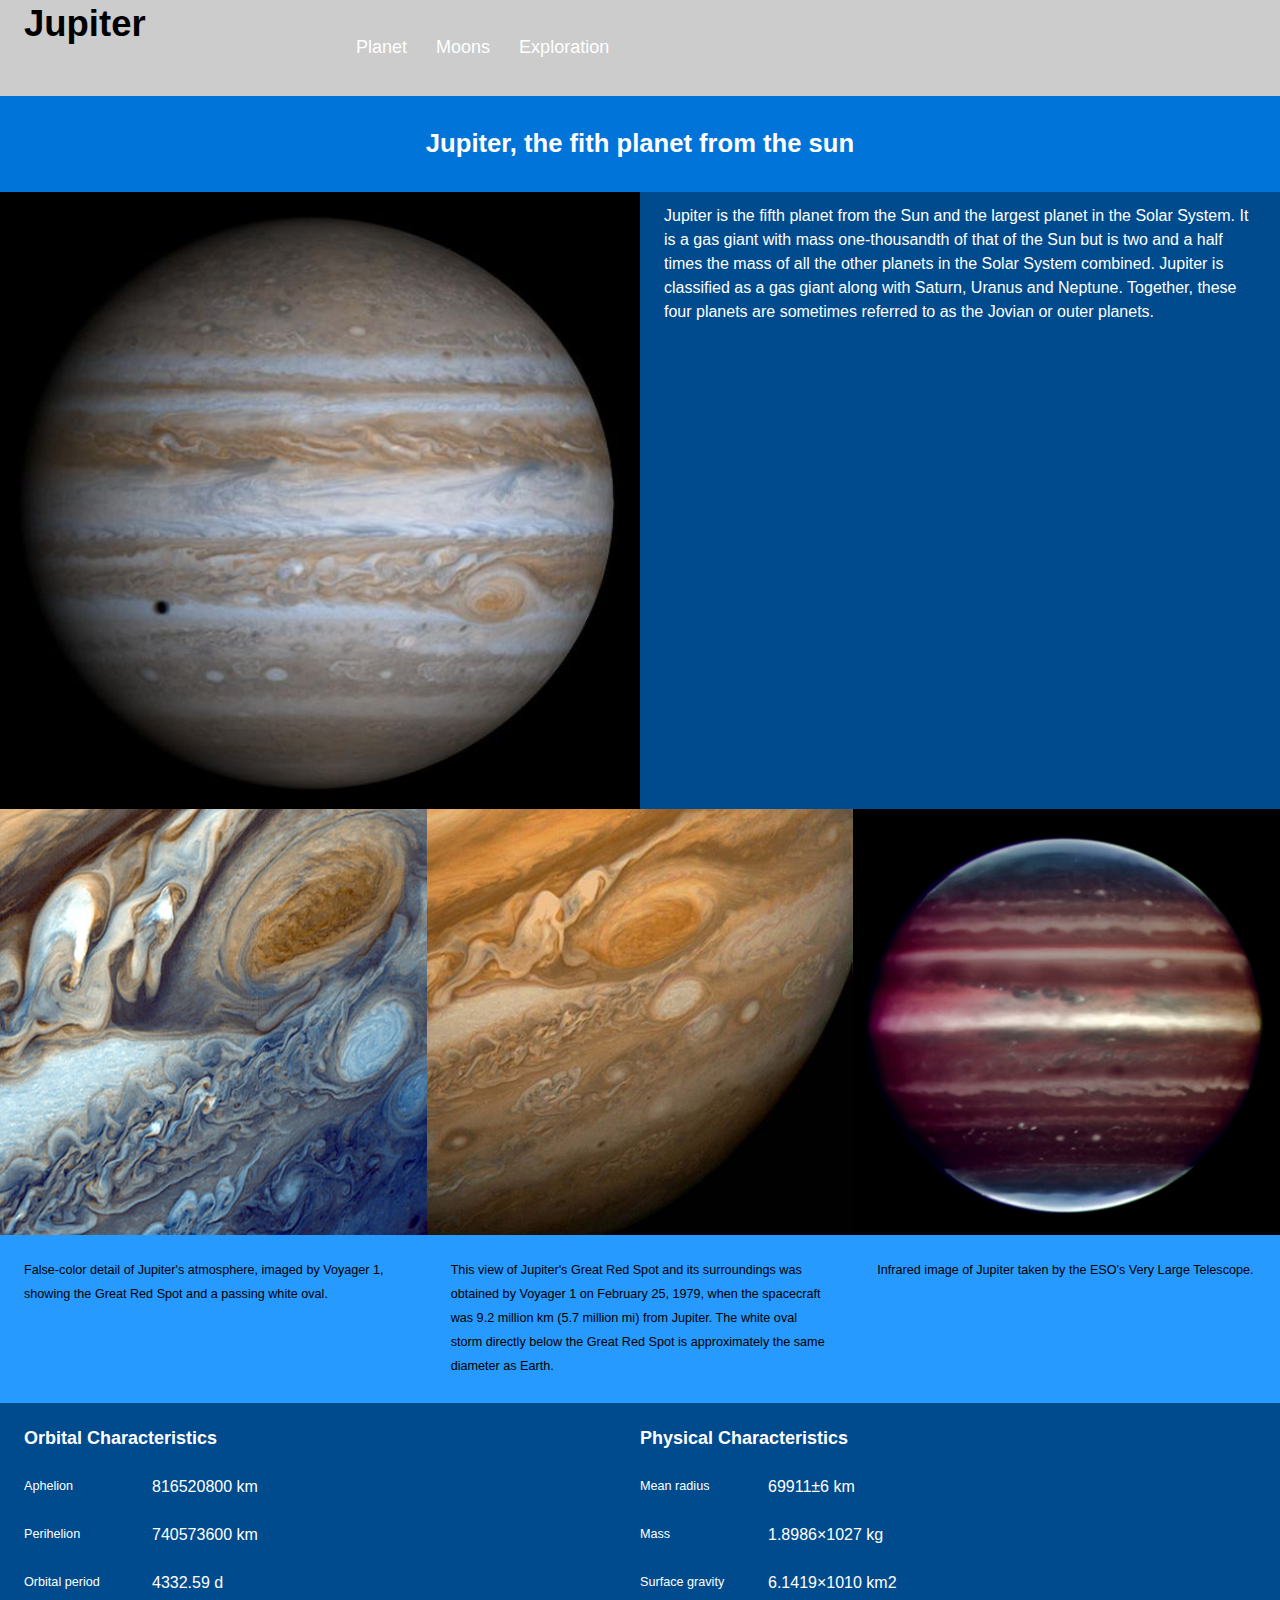
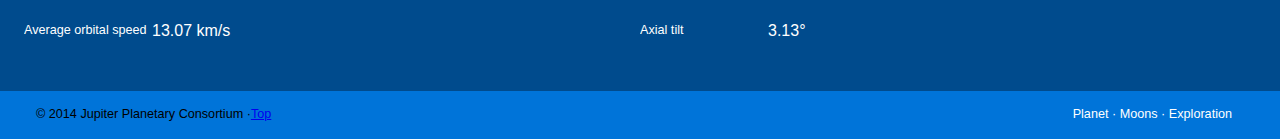
<file: index.html>
<!DOCTYPE html>
<html lang="en-ca">
<head>
  <meta charset="utf-8">
  <title>Jupiter</title>
  <meta name="viewport" content="width=device-width,initial-scale=1">
  <link href="css/grid.css" rel="stylesheet">
  <link href="css/main.css" rel="stylesheet">
 <link href="css/typography.css" rel="stylesheet">
</head>
<body>

<ul class="skip-links">     
    <li><a href="#main">Skip to main content</a></li>
    <li><a href="#navigation">Skip to main navigation</a></li>
</ul>
    
<header role="banner" id="top" class="header">
<div class="grid">
    <div class="unit unit-xs-1 unit-s-1 unit-m-1-3 unit-l-1-4">
        <h1 class="title yotta gutter push-0">Jupiter</h1>
    </div>
    <div class="unit unit-xs-1 unit-s-1 unit-m-2-3 unit-l-3-4">
            <ul class="nav mega gutter pad-t">
            <li><a class="island-half" href="index.html">Planet</a></li>
            <li><a class="island-half" href="moons.html">Moons</a></li>
            <li><a class="island-half" href="exploration.html">Exploration</a></li>
            </ul>
        </nav>
    </div>
</div>
</header>
    
    
<h2 class="sectionlight intro sub-title peta gutter pad-t pad-b">Jupiter, the fith planet from the sun</h2>

<main role="main" id="main">
    
<div class="grid">
    <div class="unit unit-xs-1 unit-s-1 unit-m-1-2 unit-l-1-2">
        <img src="images/jupiterplanet.jpg" alt="Jupiter Planet Image">
    </div>
    <div class=" sectiondark unit unit-xs-1 unit-s-1 unit-m-1-2 unit-l-1-2">
    <p class="whitetype gutter pad-t-1-2">Jupiter is the fifth planet from the Sun and the largest planet in the Solar System. It is a gas giant with mass one-thousandth of that of the Sun but is two and a half times the mass of all the other planets in the Solar System combined. Jupiter is classified as a gas giant along with Saturn, Uranus and Neptune. Together, these four planets are sometimes referred to as the Jovian or outer planets.</p>
    </div>
    
    <div class="grid sectionmedium">
        <div class="unit unit-xs-1 unit-s-1 unit-m-1-3 unit-l-1-3">
            <figure>
            <img src="images/false-color.jpg" alt="False Colour of Jupiter Image">
                <figcaption class="micro gutter pad-t">False-color detail of Jupiter's atmosphere, imaged by Voyager 1, showing the Great Red Spot and a passing white oval.</figcaption>
            </figure>
        </div>
    <div class="unit unit-xs-1 unit-s-1-2 unit-m-1-3 unit-l-1-3">
            <figure>
            <img src="images/greatredspot.jpg" alt="The Great Red Spot Image">
                <figcaption class="micro gutter pad-t">This view of Jupiter's Great Red Spot and its surroundings was obtained by Voyager 1 on February 25, 1979, when the spacecraft was 9.2 million km (5.7 million mi) from Jupiter. The white oval storm directly below the Great Red Spot is approximately the same diameter as Earth.        </figcaption>
            </figure>
        </div>
     <div class="unit unit-xs-1 unit-s-1-2 unit-m-1-3 unit-l-1-3">
            <figure>
            <img src="images/infrared.jpg" alt="Jupiter Infrared Image">
                <figcaption class="micro gutter pad-t">Infrared image of Jupiter taken by the ESO's Very Large Telescope.</figcaption>
            </figure>
        </div>
    </div>
</div>
 
<div class="whitetype grid sectiondark gutter pad-t">
        <div class="unit unit-xs-1 unit-s-1 unit-m-1-2 unit-l-1-2">
        <h3 class="mega">Orbital Characteristics</h3>
        <dl class="micro">
            <dt>Aphelion</dt>
            <dd class="kilo">816520800 km</dd>
        
            <dt>Perihelion</dt>
            <dd class="kilo">740573600 km</dd>
        
            <dt>Orbital period</dt>
            <dd class="kilo">4332.59 d</dd>
        
            <dt>Average orbital speed</dt>
            <dd class="kilo">13.07 km/s</dd>
        </dl>
        </div>
     
        <div class="unit unit-xs-1 unit-s-1 unit-m-1-2 unit-l-1-2">
        <h3 class="mega">Physical Characteristics</h3>
        <dl class="micro">
            <dt>Mean radius</dt>
            <dd class="kilo">69911±6 km</dd>
        
            <dt>Mass</dt>
            <dd class="kilo">1.8986×1027 kg</dd>
        
            <dt>Surface gravity</dt>
            <dd class="kilo">6.1419×1010 km2</dd>
        
            <dt>Axial tilt</dt>
            <dd class="kilo">3.13°</dd>
        </dl>
    </div>
</div>

</main>

<footer class=" sectionlight footer gutter">
    <div role="contentinfo"class="grid">
    <div class="unit unit-xs-1 unit-s-1 unit-m-1-2 unit-l-1-2">
        <p class="copyright micro pad-t-1-2 gutter-1-2 push-0"> © 2014 Jupiter Planetary Consortium ·<a href="#top">Top</a> </p>
    </div>
    <div class="unit unit-xs-1 unit-s-1 unit-m-1-2 unit-l-1-2">
        <nav>
            <ul class="navbottom nav gutter micro pad-t-1-2 push-1-2">
            <li><a href="index.html">Planet </a></li>
            <li><a href="moons.html">Moons</a></li>
            <li><a href="exploration.html">Exploration</a></li>
            </ul>
        </nav>
    </div>
</div>
</footer>
</body>
</html>
</file>
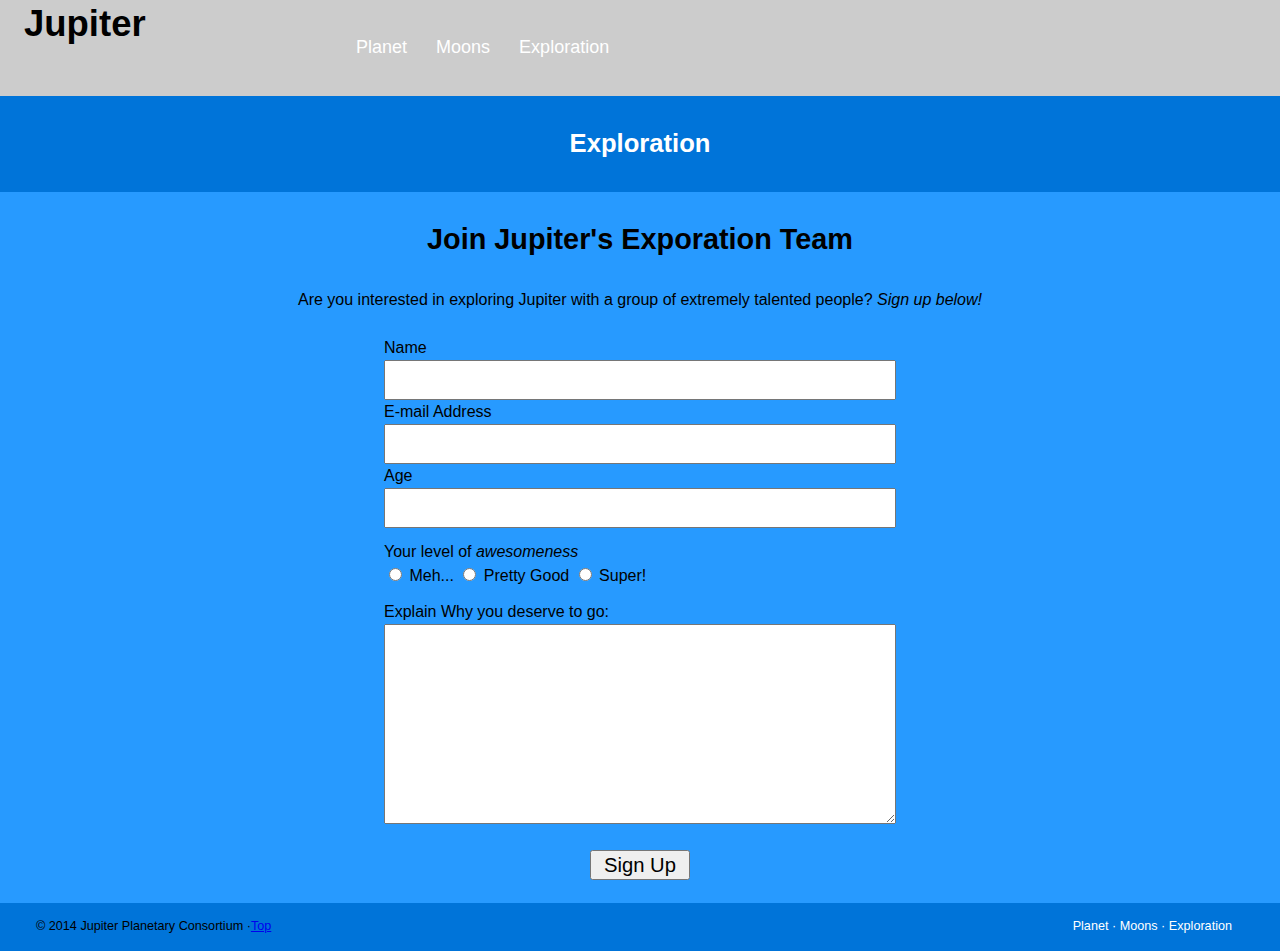
<file: exploration.html>
<!DOCTYPE html>
<html lang="en-ca">
<head>
  <meta charset="utf-8">
  <title>Moons</title>
  <meta name="viewport" content="width=device-width,initial-scale=1">
  <link href="css/grid.css" rel="stylesheet">
  <link href="css/main.css" rel="stylesheet">
  <link href="css/typography.css" rel="stylesheet">
</head>
<body>

<ul class="skip-links">     
    <li><a href="#main">Skip to main content</a></li>
    <li><a href="#navigation">Skip to main navigation</a></li>
</ul>

<header role="banner" id="top" class="header">
<div class="grid">
    <div class="unit unit-xs-1 unit-s-1 unit-m-1-3 unit-l-1-4">
        <h1 class="title yotta gutter push-0">Jupiter</h1>
    </div>
    <div class="unit unit-xs-1 unit-s-1 unit-m-2-3 unit-l-3-4">
        <nav role="navigation" id="navigation">
            <ul class="nav mega gutter pad-t">
            <li><a class="island-half" href="index.html">Planet</a></li>
            <li><a class="island-half" href="moons.html">Moons</a></li>
            <li><a class="island-half" href="exploration.html">Exploration</a></li>
            </ul>
        </nav>
    </div>
</div>
</header>
    
<main role="main" id="main">
    
<h2 class="sectionlight intro sub-title peta gutter pad-t pad-b">Exploration</h2>
    
<div class="sectionmedium">
    <h3 class="exa gutter intro pad-t">Join Jupiter's Exporation Team</h3>
    <p class="gutter intro">Are you interested in exploring Jupiter with a group of extremely talented people? <i>Sign up below!</i></p>

<form class="sectionmedium" action="thanks.html" method="post">
    
    <div class="gutter">
    <label for="name">Name</label>
    <input class="text-input" id="name"> 
    </div>
    
    <div class="gutter">
    <label for="email-addr">E-mail Address</label>
    <input class="text-input" type="email" id="email-addr">
    </div>
    
    <div class="gutter">
    <label for="age">Age</label>
    <input class="text-input" type="number" id="age">
    </div>

    <div class="gutter">
        <p class="push-none pad-t-1-2">Your level of <i>awesomeness</i></p>
        
        <span class="radio">
        <input type="radio" id="meh" name="like-cats">
        <label for="meh">Meh...</label>
        </span>
        
        <span class="radio">
        <input type="radio" id="good" name="like-cats">
        <label for="good">Pretty Good</label>
        </span>
        
        <span class="radio">
        <input type="radio" id="super" name="like-cats">
        <label for="super">Super!</label>
        </span>
    </div>
    
    <div class="gutter pad-t-1-2">
        <label for="why">Explain Why you deserve to go:</label>
        <textarea class="text-box" id="why"></textarea>
    </div>
    
        <div style="button" class="pad-t pad-b">
    <button class="giga button" type="submit">Sign Up</button>
    </div>

</form>
</div>

</main>
    
<footer class=" sectionlight footer gutter">
<div role="contentinfo" class="grid">
    <div class="unit unit-xs-1 unit-s-1 unit-m-1-2 unit-l-1-2">
        <p class="copyright micro pad-t-1-2 gutter-1-2 push-0"> © 2014 Jupiter Planetary Consortium ·<a href="#top">Top</a></p>
    </div>
    <div class="unit unit-xs-1 unit-s-1 unit-m-1-2 unit-l-1-2">
        <nav>
            <ul class="nav navbottom gutter micro pad-t-1-2 push-1-2">
            <li><a href="index.html">Planet</a></li>
            <li><a href="moons.html">Moons</a></li>
            <li><a href="exploration.html">Exploration</a></li>
            </ul>
        </nav>
    </div>
</div>
</footer>
</body>
</html>
</file>
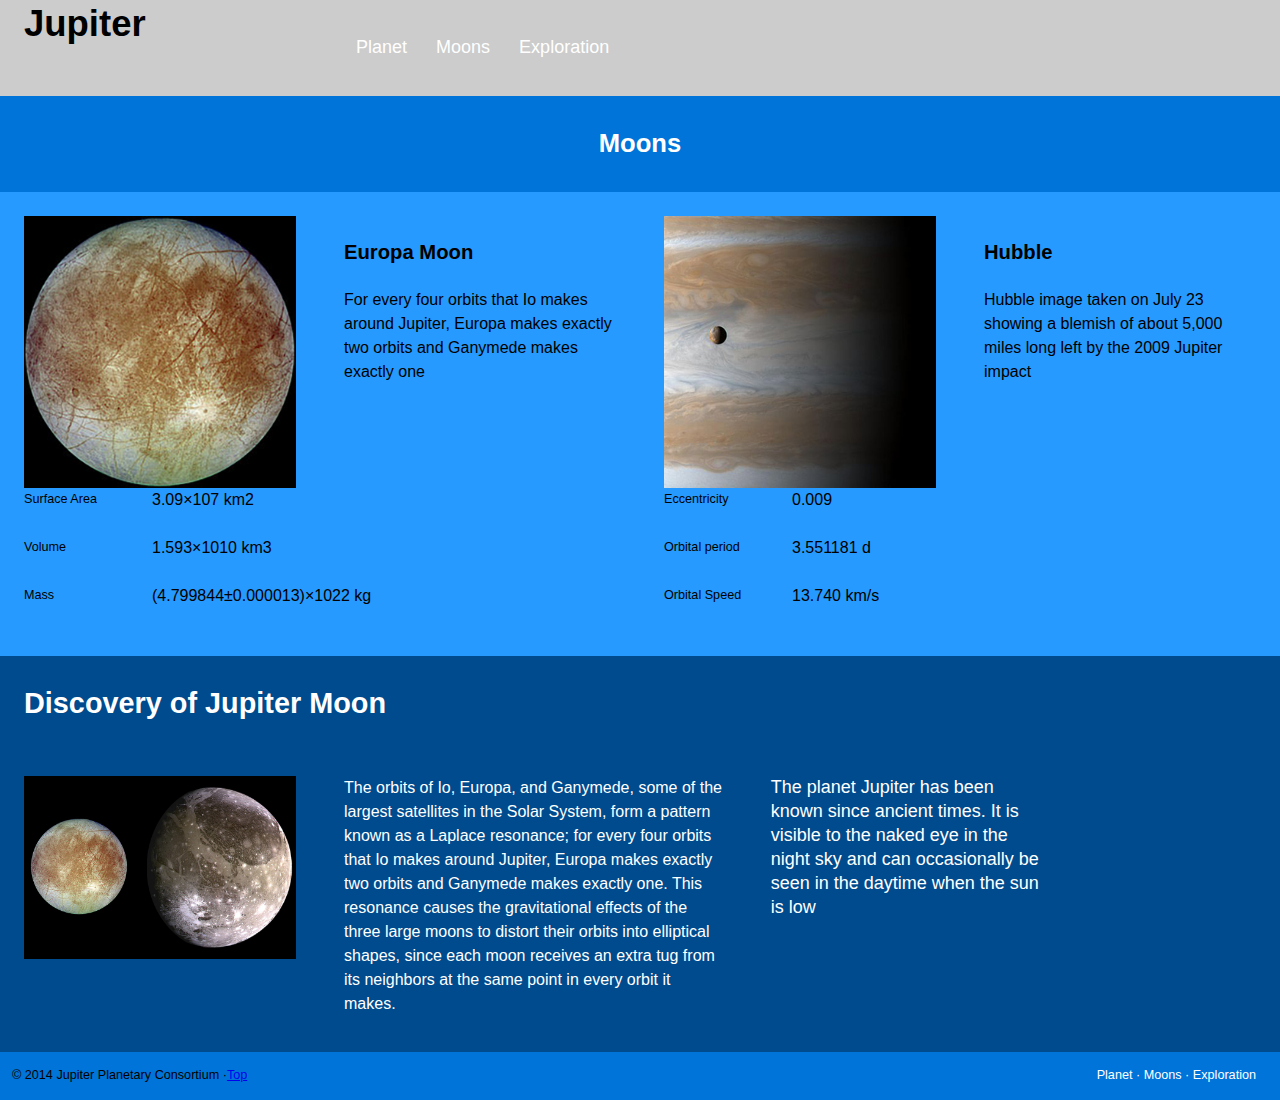
<file: moons.html>
<!DOCTYPE html>
<html lang="en-ca">
<head>
  <meta charset="utf-8">
  <title>Moons</title>
  <meta name="viewport" content="width=device-width,initial-scale=1">
  <link href="css/grid.css" rel="stylesheet">
  <link href="css/main.css" rel="stylesheet">
  <link href="css/typography.css" rel="stylesheet">
</head>
<body>
    
<ul class="skip-links">     
    <li><a href="#main">Skip to main content</a></li>
    <li><a href="#navigation">Skip to main navigation</a></li>
</ul>
    
<header role="banner" id="top" class="header">
<div class="grid">
    <div class="unit unit-xs-1 unit-s-1 unit-m-1-3 unit-l-1-4">
        <h1 class="title yotta gutter push-0">Jupiter</h1>
    </div>
    <div class="unit unit-xs-1 unit-s-1 unit-m-2-3 unit-l-3-4">
        <nav role="navigation" id="navigation">
            <ul class="nav mega gutter pad-t">
            <li><a class="island-half" href="index.html">Planet</a></li>
            <li><a class="island-half" href="moons.html">Moons</a></li>
            <li><a class="island-half" href="exploration.html">Exploration</a></li>
            </ul>
        </nav>
    </div>
</div>
</header>
    
<main role="main" id="main">
    
<h2 class="sectionlight intro sub-title peta gutter pad-t pad-b">Moons</h2>
    
<div class=" sectionmedium pad-t grid">
    <div class="unit unit-xs-1 unit-s-1 unit-m-1-2 unit-l-1-2">
        <div class="grid">
            <div class="unit unit-xs-1 unit-s-1 unit-m-1 unit-l-1-2">
                <img class="gutter" src="images/europa-moon.jpg" alt="Europa Moon Image">
            </div>
                <div class="unit unit-xs-1 unit-s-1 unit-m-1 unit-l-1-2">
                    <h3 class="giga gutter pad-t">Europa Moon</h3>
                    <p class="gutter">For every four orbits that Io makes around Jupiter, Europa makes exactly two orbits and Ganymede makes exactly one</p>
                </div>
            </div>
        <dl class="micro gutter">
                <dt>Surface Area</dt>
                <dd class="kilo">3.09×107 km2</dd>
        
                <dt>Volume</dt>
                <dd class="kilo">1.593×1010 km3 </dd>
        
                <dt>Mass</dt>
                <dd class="kilo">(4.799844±0.000013)×1022 kg</dd>
        </dl>
    </div>
    <div class="unit unit-xs-1 unit-s-1 unit-m-1-2 unit-l-1-2">
            <div class="grid">
                <div class="unit unit-xs-1 unit-s-1 unit-m-1 unit-l-1-2">
                <img class="gutter" src="images/hubble.jpg" alt="Hubble Moon Image">
            </div>
            <div class="unit unit-xs-1 unit-s-1 unit-m-1 unit-l-1-2">
                <h3 class="giga gutter pad-t">Hubble</h3>
                <p class="gutter">Hubble image taken on July 23 showing a blemish of about 5,000 miles long left by the 2009 Jupiter impact</p>
            </div>
            </div>
        <dl class="micro gutter">
            <dt>Eccentricity</dt>
            <dd class="kilo">0.009</dd>
        
            <dt>Orbital period</dt>
            <dd class="kilo">3.551181 d</dd>
        
            <dt>Orbital Speed</dt>
            <dd class="kilo">13.740 km/s</dd>
         </dl>
    </div>
</div>

<div class="whitetype grid sectiondark">
    <div class="unit unit-xs-1 unit-s-1 unit-m-1 unit-l-1">
        <h3 class="exa gutter pad-t">Discovery of Jupiter Moon</h3>
    </div>
    <div class=" pad-b unit unit-xs-1 unit-s-1 unit-m-1 unit-l-1-4">
        <img class="gutter pad-t" src="images/moons.jpg" alt="Jupiter Moons Image">
    </div>
        <div class="unit unit-xs-1 unit-s-1 unit-m-1-2 unit-l-1-3">
            <p class="gutter pad-t pad-b-1-2">The orbits of Io, Europa, and Ganymede, some of the largest satellites in the Solar System,
            form a pattern known as a Laplace resonance; for every four orbits that Io makes around Jupiter, Europa makes 
            exactly two orbits and Ganymede makes exactly one. This resonance causes the gravitational effects of the three
            large moons to distort their orbits into elliptical shapes, since each moon receives an extra tug from its neighbors
            at the same point in every orbit it makes.</p>
        </div>
        <div class="unit unit-xs-1 unit-s-1 unit-m-1-2 unit-l-1-4">
            <p class="gutter pad-t mega">The planet Jupiter has been known since ancient times. It is visible to the naked eye in the night sky and can occasionally be seen in the daytime when the sun is low</p>
        </div>
</div>
    
</main>

<footer class=" sectionlight footer">
<div role="contentinfo" class="grid">
    <div class="unit unit-xs-1 unit-s-1 unit-m-1-2 unit-l-1-2">
        <p class="copyright micro pad-t-1-2 gutter-1-2 push-0"> © 2014 Jupiter Planetary Consortium ·<a href="#top">Top</a> </p>
    </div>
    <div class="unit unit-xs-1 unit-s-1 unit-m-1-2 unit-l-1-2">
        <nav>
            <ul class="navbottom gutter nav micro pad-t-1-2 push-1-2">
            <li><a href="index.html">Planet</a></li>
            <li><a href="moons.html">Moons</a></li>
            <li><a href="exploration.html">Exploration</a></li>
            </ul>
        </nav>
    </div>
</div>
</footer>
</body>
</html>
</file>
<file: css/grid.css>
.grid {
  margin: 0;
  padding: 0;
  letter-spacing: -0.31em;
  text-rendering: optimizespeed;
  display: -webkit-flex;
  -webkit-flex-flow: row wrap;
  display: -ms-flexbox;
  -ms-flex-flow: row wrap;
}

.grid-bottom {
  -webkit-align-items: flex-end;
  -ms-align-items: flex-end;
}

.grid-middle {
  -webkit-align-items: center;
  -ms-align-items: center;
}

.opera-only :-o-prefocus, .grid {
  word-spacing: -0.43em;
}

.unit {
  letter-spacing: normal;
  text-rendering: auto;
  vertical-align: top;
  word-spacing: normal;
  display: inline-block;
  visibility: visible;
}

.grid-bottom .unit {
  vertical-align: bottom;
}

.grid-middle .unit {
  vertical-align: middle;
}

.unit-xs-hidden {
  display: none;
  visibility: hidden;
}

.unit-xs-1 {
  display: block;
  visibility: visible;
  width: 100%;
}

.unit-offset-xs-0 {
  margin-left: 0;
}

.unit-xs-1-2 {
  width: 50.0000%;
}

.unit-offset-xs-1-2 {
  margin-left: 50.0000%;
}

.unit-xs-1-3 {
  width: 33.3333%;
}

.unit-offset-xs-1-3 {
  margin-left: 33.3333%;
}

.unit-xs-2-3 {
  width: 66.6667%;
}

.unit-offset-xs-2-3 {
  margin-left: 66.6667%;
}

.unit-xs-1-4 {
  width: 25.0000%;
}

.unit-offset-xs-1-4 {
  margin-left: 25.0000%;
}

.unit-xs-3-4 {
  width: 75.0000%;
}

.unit-offset-xs-3-4 {
  margin-left: 75.0000%;
}

.unit-xs-1-2,.unit-xs-1-3,.unit-xs-2-3,.unit-xs-1-4,.unit-xs-3-4 {
  display: inline-block;
  visibility: visible;
}

@media only screen and (min-width: 25em) {

.unit-s-hidden {
  display: none;
  visibility: hidden;
}

.unit-s-1 {
  display: block;
  visibility: visible;
  width: 100%;
}

.unit-offset-s-0 {
  margin-left: 0;
}

.unit-s-1-2 {
  width: 50.0000%;
}

.unit-offset-s-1-2 {
  margin-left: 50.0000%;
}

.unit-s-1-3 {
  width: 33.3333%;
}

.unit-offset-s-1-3 {
  margin-left: 33.3333%;
}

.unit-s-2-3 {
  width: 66.6667%;
}

.unit-offset-s-2-3 {
  margin-left: 66.6667%;
}

.unit-s-1-4 {
  width: 25.0000%;
}

.unit-offset-s-1-4 {
  margin-left: 25.0000%;
}

.unit-s-3-4 {
  width: 75.0000%;
}

.unit-offset-s-3-4 {
  margin-left: 75.0000%;
}

.unit-s-1-2,.unit-s-1-3,.unit-s-2-3,.unit-s-1-4,.unit-s-3-4 {
  display: inline-block;
  visibility: visible;
}

}

@media only screen and (min-width: 38em) {

.unit-m-hidden {
  display: none;
  visibility: hidden;
}

.unit-m-1 {
  display: block;
  visibility: visible;
  width: 100%;
}

.unit-offset-m-0 {
  margin-left: 0;
}

.unit-m-1-2 {
  width: 50.0000%;
}

.unit-offset-m-1-2 {
  margin-left: 50.0000%;
}

.unit-m-1-3 {
  width: 33.3333%;
}

.unit-offset-m-1-3 {
  margin-left: 33.3333%;
}

.unit-m-2-3 {
  width: 66.6667%;
}

.unit-offset-m-2-3 {
  margin-left: 66.6667%;
}

.unit-m-1-4 {
  width: 25.0000%;
}

.unit-offset-m-1-4 {
  margin-left: 25.0000%;
}

.unit-m-3-4 {
  width: 75.0000%;
}

.unit-offset-m-3-4 {
  margin-left: 75.0000%;
}

.unit-m-1-2,.unit-m-1-3,.unit-m-2-3,.unit-m-1-4,.unit-m-3-4 {
  display: inline-block;
  visibility: visible;
}

}

@media only screen and (min-width: 60em) {

.unit-l-hidden {
  display: none;
  visibility: hidden;
}

.unit-l-1 {
  display: block;
  visibility: visible;
  width: 100%;
}

.unit-offset-l-0 {
  margin-left: 0;
}

.unit-l-1-2 {
  width: 50.0000%;
}

.unit-offset-l-1-2 {
  margin-left: 50.0000%;
}

.unit-l-1-3 {
  width: 33.3333%;
}

.unit-offset-l-1-3 {
  margin-left: 33.3333%;
}

.unit-l-2-3 {
  width: 66.6667%;
}

.unit-offset-l-2-3 {
  margin-left: 66.6667%;
}

.unit-l-1-4 {
  width: 25.0000%;
}

.unit-offset-l-1-4 {
  margin-left: 25.0000%;
}

.unit-l-3-4 {
  width: 75.0000%;
}

.unit-offset-l-3-4 {
  margin-left: 75.0000%;
}

.unit-l-1-2,.unit-l-1-3,.unit-l-2-3,.unit-l-1-4,.unit-l-3-4 {
  display: inline-block;
  visibility: visible;
}

}
</file>
<file: css/main.css>
@-moz-viewport { width: device-width; scale: 1; }
@-ms-viewport { width: device-width; scale: 1; }
@-o-viewport { width: device-width; scale: 1; }
@-webkit-viewport { width: device-width; scale: 1; }
@viewport { width: device-width; scale: 1; }

html {
  margin: 0;
  padding: 0;
  box-sizing: border-box;

  font: normal 100%/1.5 sans-serif;
  -moz-text-size-adjust: 100%;
  -ms-text-size-adjust: 100%;
  -webkit-text-size-adjust: 100%;
  text-size-adjust: 100%;
}

@media only screen and (min-width: 60em) {
    
    html {
        font-size: 110%;
    }
}

@media only screen and (min-width: 90em) {

    html {
        font-size: 120%;
    }
}

@media only screen and (min-width: 120em) {

    html {
        font-size: 130%;
    }
}

*, *:before, *:after {
  box-sizing: inherit;
}

body {
  margin: 0;
  padding: 0;
}

.skip-links {
    margin: 0;
    padding: 0;
    list-style-type: none; 
}

.skip-links a {
    position: absolute;
    top:-3em;
    background-color: #000;
    color: #fff;
    text-decoration: none;
    padding: 0.5em 0.75em;
    font-size: 1.25em;
}

.skip-links a:focus {
    top: 0;
}

a:hover,
a:active {
    /* Its okay to remove the focus rectangle for mouse users
        ITS NOT OLAY TO REMOVE FOR KEYBOARD USERS
    */
    outline: none;
}

a:focus {
    outline: 3px solid #000;
}

img {
  display: block;
  width: 100%;
}

.header {
    background-color: #ccc;
    overflow: hidden;
}

.title {
    text-align: center;
    padding: 0;
    margin: 0;
}

.sub-title {
    text-align: center;
    background-color:#0074D9;
    padding: 0;
    margin: 0;
}

.footer {
    background-color: #ccc;
}

.sectionlight {
    background-color: #0074D9;
}

.sectionmedium {
    background-color: #279aff;
}

.sectiondark {
    background-color: #004b8d;
}

.whitetype {
    color: white;
}

.nav {
    padding:0;
    list-style-type: none;
    
}
.nav a{
    display: block;
    text-decoration: none;
    color: white;
}

.nav a:hover {
    background-color: #d90007;
    color: white;
    border-radius: 10%;
}

h2 {
    color: white;
}

.intro {
    text-align: center;
}

.footer ul a::after {
    content: " ·";
}

.footer li:last-child a::after {
    content: none;
}

label {
 display: block;
}

input + label {
 display: inline-block;
 }

.text-input {
    width: 100%;
    height: 3em;
}

button:hover {
    color:#d90007;
}
  
button:active {
    border-color: black;
}

button{
    height:30px; 
    width:100px; 
    margin: -20px -50px; 
    position:relative;
    top:50%; 
    left:50%;
}

.text-box {
    width:100%;
    height:15em;
}

form {
    max-width: 35em;
    margin: 0 auto;
}

.radio {
    white-space: nowrap;
}
    
@media only screen and (min-width: 20em) {
    
    .nav li {
     display:inline-block;
    }
    
    .nav {
    text-align: center;
    }
    
    .copyright {
        text-align: center;
    }
}

@media only screen and (min-width: 44em) {
    
    .title {
        text-align: left
    }
    
    .nav {
        text-align: left
    }
    
    .navbottom {
        text-align: right;
    }
    
    .copyright {
        text-align: left;
    }
}

@media only screen and (min-width: 60em) {
    
    dl {
        overflow: hidden;
    }

    dt {
        float:left;
        clear:left;
        width: 8rem;
    }

    dd {
        float:left;
        margin: 0;
        padding:0;
    }
}
</file>
<file: css/typography.css>
html {
  font: normal 100%/1.5 sans-serif;
}

h1, h2, h3, h4, h5, h6,
p, ul, ol, dl, dd, figure,
blockquote, details, hr,
fieldset, pre, table {
  margin: 0 0 1.5rem;
}

html {
  font: normal 100%/1.5 "Roboto Slab" serif;
}

h1, h2, h3, h4, h5, h6,
p, ul, ol, dl, dd, figure,
blockquote, details, hr,
fieldset, pre, table {
  margin: 0 0 1.5rem;
}

h1, h2, h3, h4, h5, h6,
.brand-family {
    font-family: normal 100%/1.5 "Oswald" sans-serif;
}

.yotta {
  font-size: 2.2807rem;
  line-height: 1.3154;
}

.zetta {
  font-size: 2.0273rem;
  line-height: 1.4798;
}

h1, .exa {
  font-size: 1.8020rem;
  line-height: 1.6648;
}

h2, .peta {
  font-size: 1.6018rem;
  line-height: 1.8729;
}

h3, .tera {
  font-size: 1.4238rem;
  line-height: 1.0535;
}

h4, .giga {
  font-size: 1.2656rem;
  line-height: 1.1852;
}

h5, .mega {
  font-size: 1.1250rem;
  line-height: 1.3333;
}

h6, .kilo {
  font-size: 1.0000rem;
  line-height: 1.5000;
}

small, .milli {
  font-size: 0.8889rem;
  line-height: 1.6875;
}

.micro {
  font-size: 0.7901rem;
  line-height: 1.8984;
}

sub,
sup {
  font-size: 75%;
  line-height: 1px;
  position: relative;
  vertical-align: baseline;
}

sup {
  top: -0.5em;
}

sub {
  bottom: -0.25em;
}

.push {
  margin-bottom: 1.5rem;
}

.push-none, .push-0 {
  margin-bottom: 0;
}

.push-double, .push-2 {
  margin-bottom: 3.0000rem;
}

.push-half, .push-1-2 {
  margin-bottom: 0.7500rem;
}

.pad-top, .pad-t {
  padding-top: 1.5rem;
}

.pad-bottom, .pad-b {
  padding-bottom: 1.5rem;
}

.pad-top-double, .pad-t-2 {
  padding-top: 3.0000rem;
}

.pad-bottom-double, .pad-b-2 {
  padding-bottom: 3.0000rem;
}

.pad-top-half, .pad-t-1-2 {
  padding-top: 0.7500rem;
}

.pad-bottom-half, .pad-b-1-2 {
  padding-bottom: 0.7500rem;
}

.island {
  padding: 1.5rem;
}

.island-half, .island-1-2 {
  padding: 0.7500rem;
}

.island-double, .island-2 {
  padding: 3.0000rem;
}

.gutter {
  padding-left: 1.5rem;
  padding-right: 1.5rem;
}

.gutter-half, .gutter-1-2 {
  padding-left: 0.7500rem;
  padding-right: 0.7500rem;
}

.gutter-double, .gutter-2 {
  padding-left: 3.0000rem;
  padding-right: 3.0000rem;
}
</file>
